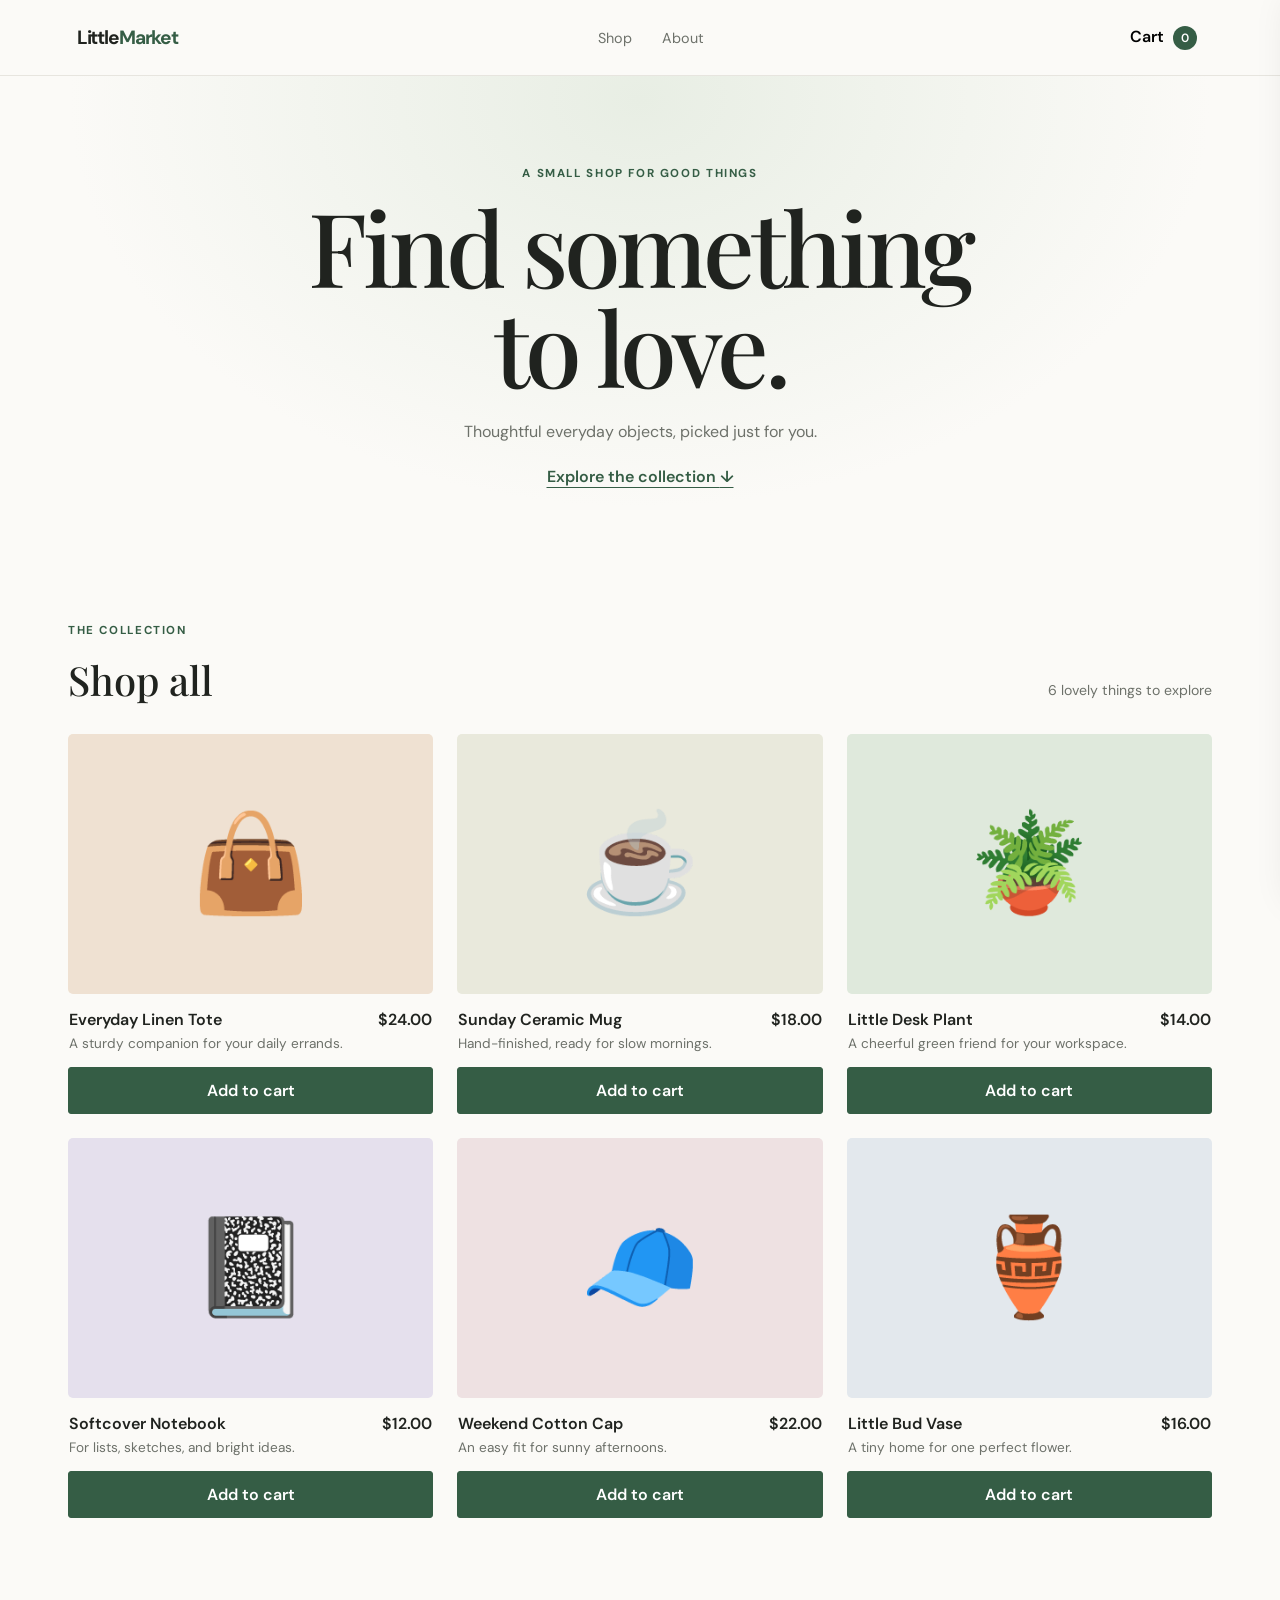
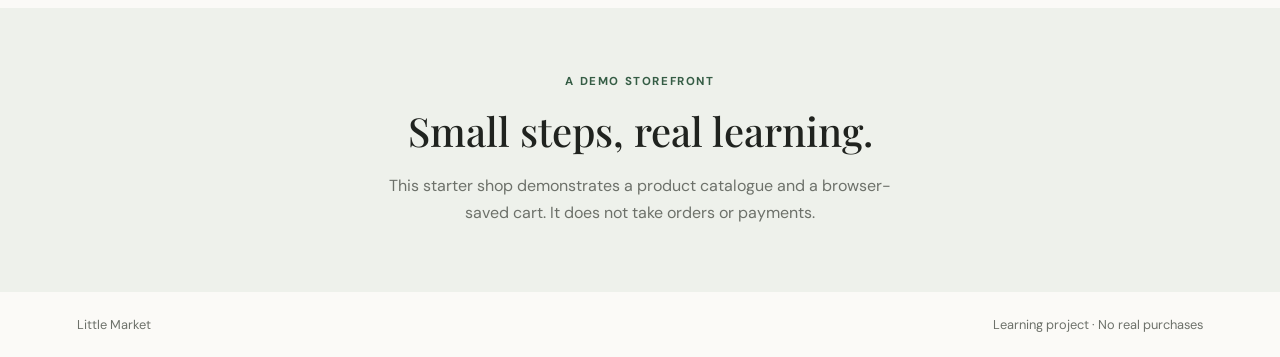
<file: shop/index.html>
<!doctype html>
<html lang="en">
  <head>
    <meta charset="utf-8">
    <meta name="viewport" content="width=device-width, initial-scale=1">
    <meta name="description" content="A simple demo storefront built as a single-page app.">
    <title>Little Market — Demo Store</title>
    <link rel="stylesheet" href="styles.css">
    <script src="app.js" defer></script>
  </head>
  <body>
    <header class="site-header">
      <a class="brand" href="#home" aria-label="Little Market home">Little<span>Market</span></a>
      <nav aria-label="Main navigation">
        <a href="#home">Shop</a>
        <a href="#about">About</a>
      </nav>
      <button class="cart-button" id="cart-toggle" type="button" aria-controls="cart-panel" aria-expanded="false">
        Cart <span id="cart-count" class="cart-count">0</span>
      </button>
    </header>

    <main id="home">
      <section class="hero">
        <p class="eyebrow">A small shop for good things</p>
        <h1>Find something<br>to love.</h1>
        <p>Thoughtful everyday objects, picked just for you.</p>
        <a class="hero-link" href="#products">Explore the collection <span aria-hidden="true">↓</span></a>
      </section>

      <section class="catalog" id="products" aria-labelledby="products-heading">
        <div class="section-heading">
          <div>
            <p class="eyebrow">The collection</p>
            <h2 id="products-heading">Shop all</h2>
          </div>
          <p id="status" class="status" role="status">Loading products…</p>
        </div>
        <div id="product-grid" class="product-grid"></div>
      </section>

      <section class="about" id="about">
        <p class="eyebrow">A demo storefront</p>
        <h2>Small steps, real learning.</h2>
        <p>This starter shop demonstrates a product catalogue and a browser-saved cart. It does not take orders or payments.</p>
      </section>
    </main>

    <footer><span>Little Market</span><span>Learning project · No real purchases</span></footer>

    <div id="cart-backdrop" class="cart-backdrop" hidden></div>
    <aside id="cart-panel" class="cart-panel" aria-label="Shopping cart" aria-hidden="true">
      <div class="cart-heading">
        <h2>Your cart</h2>
        <button id="cart-close" class="icon-button" type="button" aria-label="Close cart">×</button>
      </div>
      <div id="cart-items" class="cart-items"></div>
      <div class="cart-footer">
        <p class="cart-total">Subtotal <strong id="cart-total">$0.00</strong></p>
        <button id="checkout-button" class="checkout-button" type="button">Demo checkout</button>
        <p class="cart-note">Demo only — checkout is not connected.</p>
      </div>
    </aside>
    <div id="toast" class="toast" role="status" aria-live="polite"></div>
  </body>
</html>
</file>
<file: shop/styles.css>
@import url('https://fonts.googleapis.com/css2?family=DM+Sans:wght@400;500;600;700&family=Playfair+Display:wght@500;600;700&display=swap');

:root {
  color-scheme: light;
  --ink: #20231f;
  --muted: #6d716a;
  --paper: #fbfaf7;
  --green: #355d45;
  --line: #e7e5df;
  font-family: 'DM Sans', sans-serif;
}

* { box-sizing: border-box; }
html { scroll-behavior: smooth; }
body { margin: 0; color: var(--ink); background: var(--paper); }
button, a { font: inherit; }
a { color: inherit; }
.site-header { height: 76px; padding: 0 clamp(20px, 6vw, 88px); display: flex; align-items: center; justify-content: space-between; border-bottom: 1px solid var(--line); background: var(--paper); }
.brand { text-decoration: none; font-weight: 700; font-size: 1.2rem; letter-spacing: -.06em; }
.brand span { color: var(--green); }
nav { display: flex; gap: 30px; }
nav a { color: var(--muted); font-size: .9rem; text-decoration: none; }
nav a:hover, .hero-link:hover { color: var(--green); }
.cart-button { border: 0; background: transparent; cursor: pointer; font-weight: 600; }
.cart-count { display: inline-grid; place-items: center; min-width: 24px; height: 24px; margin-left: 5px; border-radius: 50%; color: white; background: var(--green); font-size: .75rem; }
.hero { min-height: 470px; padding: 90px 20px 70px; display: flex; flex-direction: column; align-items: center; justify-content: center; text-align: center; background: radial-gradient(ellipse at 50% 5%, #e8eee4, transparent 63%); }
.eyebrow { margin: 0 0 15px; color: var(--green); text-transform: uppercase; letter-spacing: .14em; font-size: .72rem; font-weight: 700; }
h1, h2 { font-family: 'Playfair Display', Georgia, serif; font-weight: 500; }
.hero h1 { margin: 0; font-size: clamp(3.5rem, 8vw, 6.5rem); line-height: .98; letter-spacing: -.045em; }
.hero > p:not(.eyebrow) { margin: 24px 0; color: var(--muted); }
.hero-link { color: var(--green); font-weight: 600; text-decoration-thickness: 1px; text-underline-offset: 5px; }
.catalog { max-width: 1200px; margin: auto; padding: 66px 28px 90px; }
.section-heading { display: flex; align-items: end; justify-content: space-between; margin-bottom: 28px; }
.section-heading h2, .about h2 { margin: 0; font-size: 2.5rem; }
.status { margin: 0 0 7px; color: var(--muted); font-size: .88rem; }
.product-grid { display: grid; grid-template-columns: repeat(3, minmax(0, 1fr)); gap: 24px; }
.product-card { min-width: 0; }
.product-art { min-height: 260px; display: grid; place-items: center; overflow: hidden; border-radius: 5px; background: var(--art-bg, #eeece5); font-size: 6rem; }
.product-art span { transition: transform .25s ease; }
.product-card:hover .product-art span { transform: scale(1.08) rotate(-4deg); }
.product-info { display: flex; align-items: start; justify-content: space-between; gap: 12px; padding: 15px 1px; }
.product-info h3 { margin: 0 0 5px; font-size: 1rem; font-weight: 600; }
.product-info p { margin: 0; color: var(--muted); font-size: .85rem; }
.product-price { white-space: nowrap; font-weight: 600; }
.add-button, .checkout-button { width: 100%; padding: 12px 16px; border: 1px solid var(--green); border-radius: 3px; color: white; background: var(--green); cursor: pointer; font-weight: 600; transition: background .15s ease; }
.add-button:hover, .checkout-button:hover { background: #254533; }
.add-button:focus-visible, button:focus-visible, a:focus-visible { outline: 3px solid #d6a64a; outline-offset: 3px; }
.about { padding: 66px 24px; background: #eef1eb; text-align: center; }
.about > p:last-child { max-width: 520px; margin: 15px auto 0; color: var(--muted); line-height: 1.7; }
footer { display: flex; justify-content: space-between; gap: 16px; padding: 24px clamp(20px, 6vw, 88px); color: var(--muted); font-size: .8rem; }
.cart-backdrop { position: fixed; inset: 0; z-index: 4; background: rgb(20 24 20 / 38%); }
.cart-panel { position: fixed; inset: 0 0 0 auto; z-index: 5; display: flex; flex-direction: column; width: min(100%, 420px); padding: 25px; background: var(--paper); box-shadow: -10px 0 35px rgb(0 0 0 / 10%); transform: translateX(105%); transition: transform .22s ease; }
.cart-panel.open { transform: translateX(0); }
.cart-heading { display: flex; justify-content: space-between; align-items: center; padding-bottom: 20px; border-bottom: 1px solid var(--line); }
.cart-heading h2 { margin: 0; font-size: 1.8rem; }
.icon-button { border: 0; background: none; font-size: 2rem; cursor: pointer; }
.cart-items { flex: 1; overflow: auto; }
.empty-cart { padding: 24px 0; color: var(--muted); }
.cart-row { display: grid; grid-template-columns: 58px 1fr auto; align-items: center; gap: 12px; padding: 17px 0; border-bottom: 1px solid var(--line); }
.cart-emoji { display: grid; width: 58px; height: 58px; place-items: center; border-radius: 4px; background: #eeece5; font-size: 1.8rem; }
.cart-row h3 { margin: 0 0 5px; font-size: .9rem; }
.cart-row p { margin: 0; color: var(--muted); font-size: .83rem; }
.remove-button { margin-top: 6px; padding: 0; border: 0; color: var(--green); background: none; cursor: pointer; font-size: .78rem; text-decoration: underline; }
.cart-footer { padding-top: 20px; border-top: 1px solid var(--line); }
.cart-total { display: flex; justify-content: space-between; margin: 0 0 18px; }
.cart-note { margin: 12px 0 0; color: var(--muted); text-align: center; font-size: .78rem; }
.toast { position: fixed; right: 20px; bottom: 20px; z-index: 6; padding: 12px 18px; border-radius: 4px; color: white; background: var(--ink); opacity: 0; pointer-events: none; transform: translateY(8px); transition: .2s ease; }
.toast.visible { opacity: 1; transform: translateY(0); }
@media (max-width: 700px) { .site-header { height: 66px; } nav { gap: 15px; } .hero { min-height: 390px; padding-top: 70px; } .catalog { padding: 52px 20px 65px; } .product-grid { grid-template-columns: repeat(2, minmax(0, 1fr)); gap: 20px 14px; } .product-art { min-height: 190px; font-size: 4.5rem; } .section-heading h2 { font-size: 2rem; } }
@media (max-width: 430px) { .brand { font-size: 1rem; } nav { gap: 10px; } nav a { font-size: .8rem; } .product-grid { grid-template-columns: 1fr; } .product-art { min-height: 250px; } footer { flex-direction: column; } }
</file>
